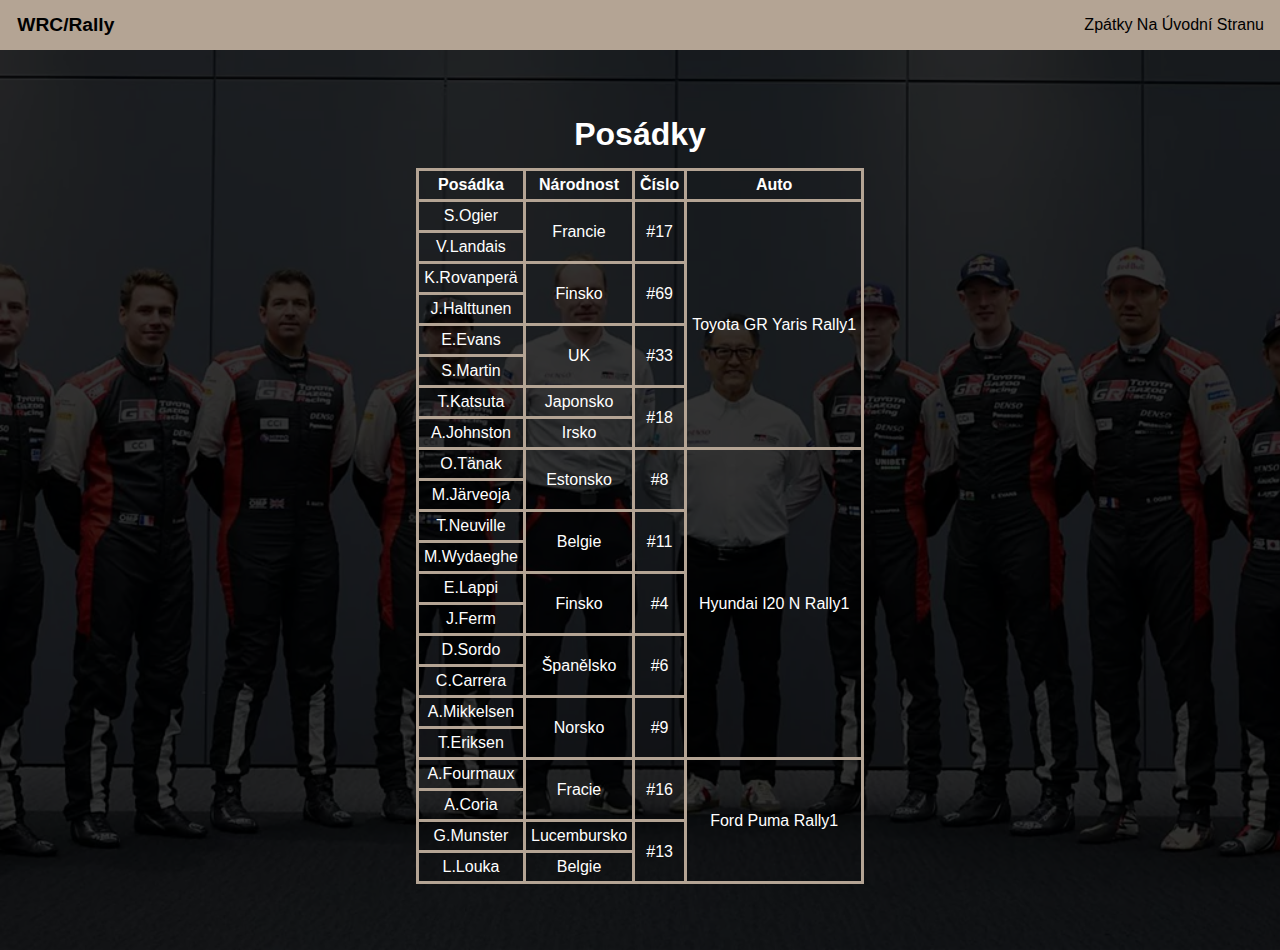
<file: posadky.html>
<!DOCTYPE html>
<html lang="cs">
<head>
    <meta charset="UTF-8">
    <meta name="viewport" content="width=device-width, initial-scale=1.0">
    <link rel="stylesheet" href="https://cdnjs.cloudflare.com/ajax/libs/font-awesome/6.6.0/css/all.min.css" integrity="sha512-Kc323vGBEqzTmouAECnVceyQqyqdsSiqLQISBL29aUW4U/M7pSPA/gEUZQqv1cwx4OnYxTxve5UMg5GT6L4JJg==" crossorigin="anonymous" referrerpolicy="no-referrer">
    <title>Posádky</title>
    <style>
        * {
            box-sizing: border-box;
            margin: 0;
            padding: 0;
        }



        body {
            font-family: Arial, Helvetica, sans-serif;
        }
        .l-heading {
            font-size: 4rem;
            margin-bottom: 0.75rem;
            line-height: 1.1;
        }
        .lead {
            font-size: 1.3rem;
            margin-bottom: 2rem;
        }
        
        .btn {
            display: inline-block;
            color: black;
            background-color: #5A524A;
            padding: 0.5rem 2rem;
            border: none;
            border-radius: 5px;
            text-decoration: none;
        }

        .btn:hover {
            background: #514942;
        }

        #navbar {
            background-color: #B4A494;
            display: flex;
            justify-content: space-between;
            align-items: center;
            height: 50px;
        }

        #navbar ul {
            display: flex;
            list-style: none;
        }
        #navbar .logo {
            margin: 50%;
            font-size: larger;
            font-weight: bold;
            
        }
        
        
        #navbar ul li a {
            text-decoration: none;
            margin: 0 4px;
            padding:  12px;
            text-decoration: none;
            border-radius: 5px;
            text-transform: capitalize;
            color: black;
        }
        #navbar ul li a:hover {
            background-color: aqua;
            color: white;
        }
        #showcase {
            background: #333 url('./img/wrc\team.webp') no-repeat center center/cover;
            height: 100vh;
            color: white;

        }

        #showcase .showcase-content {
            display: flex;
            flex-direction: column;
            text-align: center;
            justify-content: center;
            align-items: center;
            height: 100%;
            padding: 0 2rem;
            background-color: rgba(0,0,0,0.8);
        }
#navbar {
    background-color: #B4A494;
    display: flex;
    justify-content: space-between;
    align-items: center;
    height: 50px;
}

#navbar ul {
    display: flex;
    list-style: none;
}
#navbar .logo {
    margin: 0 12px;
    font-size: larger;
    font-weight: bold;
}


#navbar ul li a {
    text-decoration: none;
    margin: 0 4px;
    padding:  12px;
    text-decoration: none;
    border-radius: 5px;
    text-transform: capitalize;
    color: black;
}
#navbar ul li a:hover {
    background-color: #514942;
    color:white;
}
        




    </style>
</head>
<nav id="navbar">
    <div class="logo"><i class="fa-solid fa-car">&nbsp</i>WRC/Rally</div>
    <ul>
        <li><a href="index.html"><i class="fa-solid fa-left-long">&nbsp</i>zpátky na úvodní stranu</a></li>
    </ul>
</nav>

    <!-- Photo by <a href="https://unsplash.com/@aaronburden?utm_content=creditCopyText&utm_medium=referral&utm_source=unsplash">Aaron Burden</a> on <a href="https://unsplash.com/photos/fountain-pen-on-spiral-book-xG8IQMqMITM?utm_content=creditCopyText&utm_medium=referral&utm_source=unsplash">Unsplash</a> -->
  
<div id="showcase">
    <div class="showcase-content">
        <table>
            <style>
                table, th, td {border: solid #B4A494;
                    margin-top: 15px;
                    padding: 5px;
                    border-collapse: collapse;
                }
                
            </style>
            <thead>
                <H1>Posádky</H1>
                <tr>
                    <th>Posádka</th>
                    <th>Národnost</th>
                    <th>Číslo</th>
                    <th>Auto</th>
                </tr>
            </thead>
            <tbody>
                <tr>
                    <td>S.Ogier</td>
                    <td rowspan="2"> Francie</td>
                    <td rowspan="2"> #17</td>
                    <td rowspan="8"> Toyota GR Yaris Rally1</td>
                </tr>
                <tr>
                    <td>V.Landais</td>
                </tr>
                <tr>
                    <td>K.Rovanperä</td>
                    <td rowspan="2"> Finsko</td>
                    <td rowspan="2"> #69</td>
                </tr>
                <tr>
                    <td>J.Halttunen</td>
                </tr>
                <tr>
                    <td>E.Evans</td>
                    <td rowspan="2"> UK</td>
                    <td rowspan="2"> #33</td>
                </tr>
                <tr>
                    <td>S.Martin</td>
                </tr>
                <tr>
                    <td>T.Katsuta</td>
                    <td>Japonsko</td>
                    <td rowspan="2"> #18</td>
                </tr>
                <tr>
                    <td>A.Johnston</td>
                    <td>Irsko</td>
                </tr>
                <tr>
                    <td>O.Tänak</td>
                    <td rowspan="2"> Estonsko</td>
                    <td rowspan="2"> #8</td>
                    <td rowspan="10"> Hyundai I20 N Rally1</td>
                </tr>
                <tr>
                    <td>M.Järveoja</td>
                </tr>
                <tr>
                    <td>T.Neuville</td>
                    <td rowspan="2"> Belgie</td>
                    <td rowspan="2"> #11</td>
                </tr>
                <tr>
                    <td>M.Wydaeghe</td>
                </tr>
                <tr>
                    <td>E.Lappi</td>
                    <td rowspan="2"> Finsko</td>
                    <td rowspan="2"> #4</td>
                </tr>
                <tr>
                    <td>J.Ferm</td>
                </tr>
                <tr>
                    <td>D.Sordo</td>
                    <td rowspan="2"> Španělsko</td>
                    <td rowspan="2"> #6</td>
                </tr>
                <tr>
                    <td>C.Carrera</td>
                </tr>
                <tr>
                    <td>A.Mikkelsen</td>
                    <td rowspan="2"> Norsko</td>
                    <td rowspan="2"> #9</td>
                </tr>
                <tr>
                    <td>T.Eriksen</td>
                </tr>
                <tr>
                    <td>A.Fourmaux</td>
                    <td rowspan="2"> Fracie</td>
                    <td rowspan="2"> #16</td>
                    <td rowspan="4"> Ford Puma Rally1</td>
                </tr>
                <tr>
                    <td>A.Coria</td>
                </tr>
                <tr>
                    <td>G.Munster</td>
                    <td>Lucembursko</td>
                    <td rowspan="2"> #13</td>
                </tr>
                <tr>
                    <td>L.Louka</td>
                    <td>Belgie</td>
                </tr>
            </tbody>
        </table>
    </div>
</div>
</body>

</html>
</file>
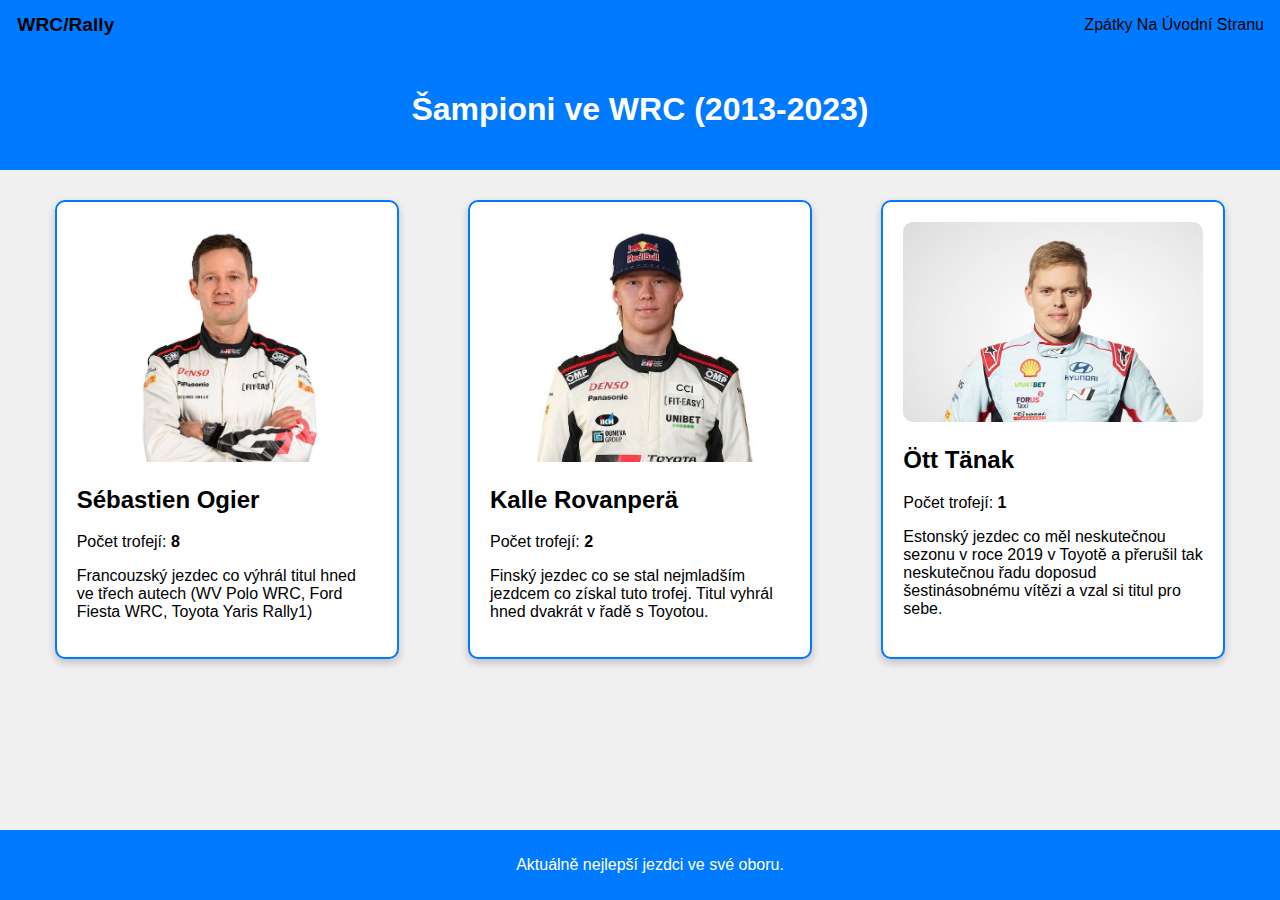
<file: projekt_pva/champs.html>
<!DOCTYPE html>
<html lang="cs">
<head>
    <meta charset="UTF-8">
    <meta name="viewport" content="width=device-width, initial-scale=1.0">
    <link rel="stylesheet" href="https://cdnjs.cloudflare.com/ajax/libs/font-awesome/6.6.0/css/all.min.css" integrity="sha512-Kc323vGBEqzTmouAECnVceyQqyqdsSiqLQISBL29aUW4U/M7pSPA/gEUZQqv1cwx4OnYxTxve5UMg5GT6L4JJg==" crossorigin="anonymous" referrerpolicy="no-referrer">
    <title>Šampióni ve WRC </title>
    <link rel="stylesheet" href="./css/champs.css">
</head>
<body>
<nav id="navbar">
    <div class="logo"><i class="fa-solid fa-car">&nbsp</i>WRC/Rally</div>
    <ul>
        <li><a href="index.html"><i class="fa-solid fa-left-long">&nbsp</i>zpátky na úvodní stranu</a></li>
    </ul>
</nav>
    <header>
        <h1>Šampioni ve WRC (2013-2023)</h1>
    </header>
    <section class="champions">
        <div class="champion" id="champion1">
            <img src="../test_wrc.html/jezdci_foto/seb_ogier.jpg" alt="Šampión 1" class="champion-image">
            <h2>Sébastien Ogier</h2>
            <p>Počet trofejí: <strong>8</strong></p>
            <p>Francouzský jezdec co výhrál titul hned ve třech autech (WV Polo WRC, Ford Fiesta WRC, Toyota Yaris Rally1)</p>
        </div>
        <div class="champion" id="champion2">
            <img src="../test_wrc.html/jezdci_foto/rovanpera.jpg" alt="Šampión 2" class="champion-image">
            <h2>Kalle Rovanperä</h2>
            <p>Počet trofejí: <strong>2</strong></p>
            <p>Finský jezdec co se stal nejmladším jezdcem co získal tuto trofej. Titul vyhrál hned dvakrát v řadě s Toyotou.</p>
        </div>
        <div class="champion" id="champion2">
            <img src="../test_wrc.html/jezdci_foto/tanak.jpg" alt="Šampión 2" class="champion-image">
            <h2>Ött Tänak</h2>
            <p>Počet trofejí: <strong>1</strong></p>
            <p>Estonský jezdec co měl neskutečnou sezonu v roce 2019 v Toyotě a přerušil tak neskutečnou řadu doposud šestinásobnému vítězi a vzal si titul pro sebe.</p>
        </div>
        <!-- Přidej více šampiónů dle potřeby -->
    </section>
    <footer>
        <p>Aktuálně nejlepší jezdci ve své oboru.</p>
    </footer>
</body>
</html>
</file>
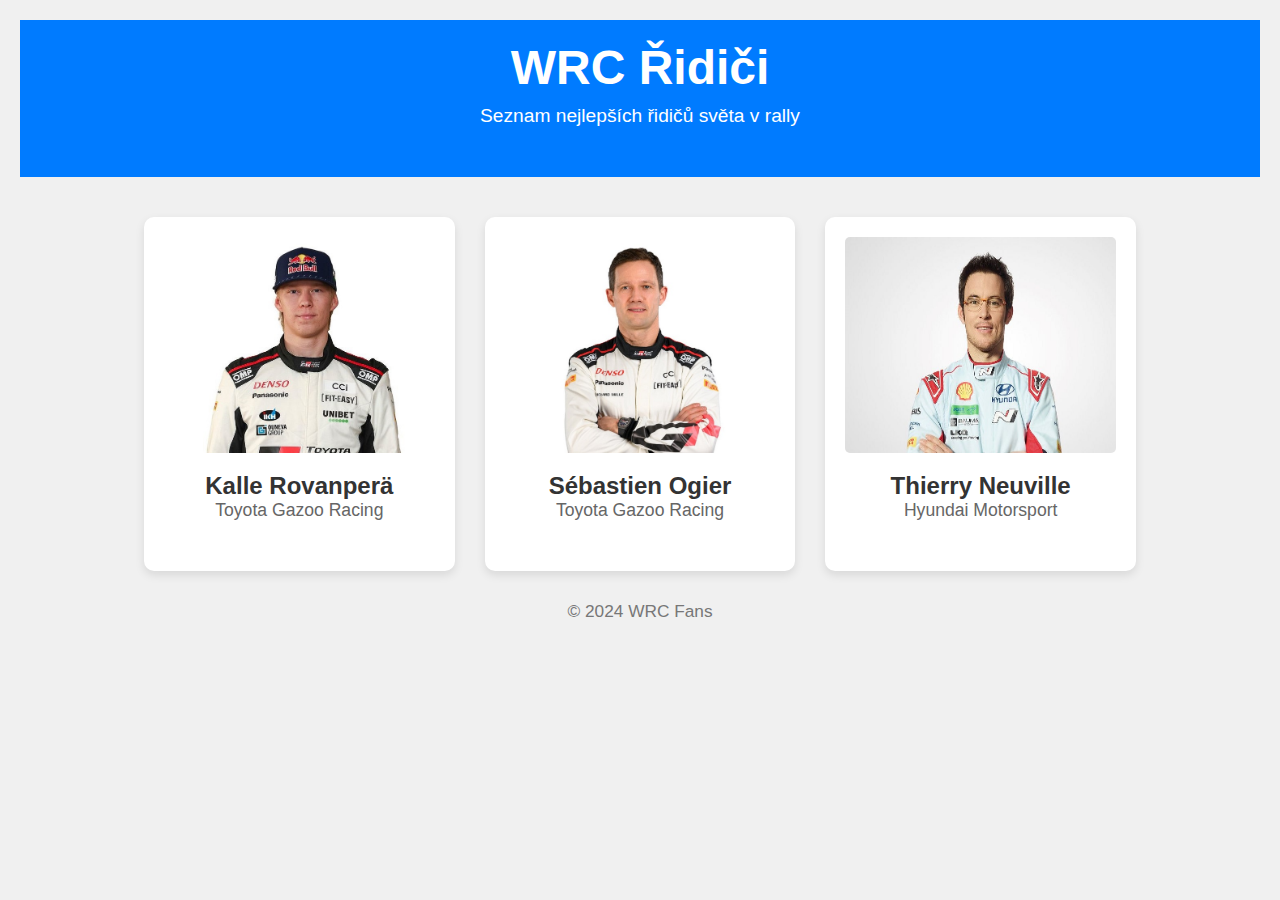
<file: test_wrc.html/wrc_jezdci.html>
<!DOCTYPE html>
<html lang="cs">
<head>
    <meta charset="UTF-8">
    <meta name="viewport" content="width=device-width, initial-scale=1.0">
    <title>WRC Řidiči</title>
    <link rel="stylesheet" href="jezdci.css">
</head>
<body>
    <header>
        <h1>WRC Řidiči</h1>
        <p>Seznam nejlepších řidičů světa v rally</p>
    </header>

    <section class="drivers">
        <div class="driver" id="driver1">
            <img src="./jezdci_foto/rovanpera.jpg" alt="Jezdec 1">
            <h2>Kalle Rovanperä</h2>
            <p>Toyota Gazoo Racing</p>
        </div>
        <div class="driver" id="driver2">
            <img src="./jezdci_foto/seb_ogier.jpg" alt="Jezdec 2">
            <h2>Sébastien Ogier</h2>
            <p>Toyota Gazoo Racing</p>
        </div>
        <div class="driver" id="driver3">
            <img src="./jezdci_foto/neuville.jpg" alt="Jezdec 3">
            <h2>Thierry Neuville</h2>
            <p>Hyundai Motorsport</p>
        </div>
        <!-- Další jezdci -->
    </section>

    <footer>
        <p>© 2024 WRC Fans</p>
    </footer>

    <script src="script.js"></script>
</body>
</html>
</file>
<file: projekt_pva/css/champs.css>
body {
    font-family: Arial, sans-serif;
    background-color: #f0f0f0;
    margin: 0;
    padding: 0;
}

header {
    background-color: #007BFF;
    color: white;
    text-align: center;
    padding: 20px;
    animation: fadeIn 1s ease-in;
}

.champions {
    display: flex;
    justify-content: space-around;
    flex-wrap: wrap;
    padding: 20px;
}

.champion {
    background-color: white;
    border: 2px solid #007BFF;
    border-radius: 10px;
    width: 300px;
    margin: 10px;
    padding: 20px;
    box-shadow: 0 4px 8px rgba(0, 0, 0, 0.2);
    transition: transform 0.3s;
    animation: slideIn 0.5s ease;
}

.champion:hover {
    transform: scale(1.05);
}

.champion-image {
    width: 100%;
    border-radius: 10px;
    transition: transform 0.3s;
}

.champion-image:hover {
    transform: scale(1.1);
}

footer {
    text-align: center;
    padding: 10px;
    background-color: #007BFF;
    color: white;
    position: fixed;
    bottom: 0;
    width: 100%;
}

@keyframes fadeIn {
    from { opacity: 0; }
    to { opacity: 1; }
}

@keyframes slideIn {
    from { transform: translateY(20px); opacity: 0; }
    to { transform: translateY(0); opacity: 1; }
}
#navbar {
    background-color: #007BFF;
    display: flex;
    justify-content: space-between;
    align-items: center;
    height: 50px;
}

#navbar ul {
    display: flex;
    list-style: none;
}
#navbar .logo {
    margin: 0 12px;
    font-size: larger;
    font-weight: bold;
}


#navbar ul li a {
    text-decoration: none;
    margin: 0 4px;
    padding:  12px;
    text-decoration: none;
    border-radius: 5px;
    text-transform: capitalize;
    color: black;
}
#navbar ul li a:hover {
    background-color: #514942;
    color:white;
}
</file>
<file: test_wrc.html/jezdci.css>
/* Resetování základního stylu pro lepší vzhled */
* {
    margin: 0;
    padding: 0;
    box-sizing: border-box;
}

body {
    font-family: 'Open Sans', sans-serif;
    background-color: #f0f0f0;
    color: #333;
    display: flex;
    flex-direction: column;
    align-items: center;
    text-align: center;
    padding: 20px;
}

/* Header */
header {
    background-color: #007bff;
    color: white;
    padding: 20px;
    width: 100%;
}

h1 {
    font-size: 3em;
    margin-bottom: 10px;
}

p {
    font-size: 1.2em;
    margin-bottom: 30px;
}

/* Sekce jezdců */
.drivers {
    display: grid;
    grid-template-columns: repeat(3, 1fr);
    gap: 30px;
    width: 80%;
    max-width: 1200px;
    margin-top: 40px;
}

/* Styl pro každého jezdce */
.driver {
    background-color: white;
    border-radius: 10px;
    box-shadow: 0 4px 10px rgba(0, 0, 0, 0.1);
    overflow: hidden;
    padding: 20px;
    opacity: 0;
    transform: translateY(30px);
    transition: transform 0.5s ease, opacity 0.5s ease;
}

.driver img {
    width: 100%;
    height: auto;
    border-radius: 5px;
    transition: transform 0.3s ease;
}

.driver:hover img {
    transform: scale(1.1);
}

.driver h2 {
    font-size: 1.5em;
    margin-top: 15px;
    transition: transform 0.3s ease, opacity 0.3s ease;
}

.driver p {
    font-size: 1.1em;
    color: #666;
    transition: opacity 0.3s ease;
}

/* Animace pro jezdce při posouvání stránky (scroll) */
.driver.visible {
    opacity: 1;
    transform: translateY(0);
}

.driver:hover {
    box-shadow: 0 8px 20px rgba(0, 0, 0, 0.2);
}

footer {
    margin-top: 30px;
    font-size: 0.9em;
    color: #777;
}

/* Animace pro textové efekty při hover */
.driver:hover h2 {
    transform: translateY(-10px);
    opacity: 1;
}

.driver:hover p {
    opacity: 1;
}
</file>
